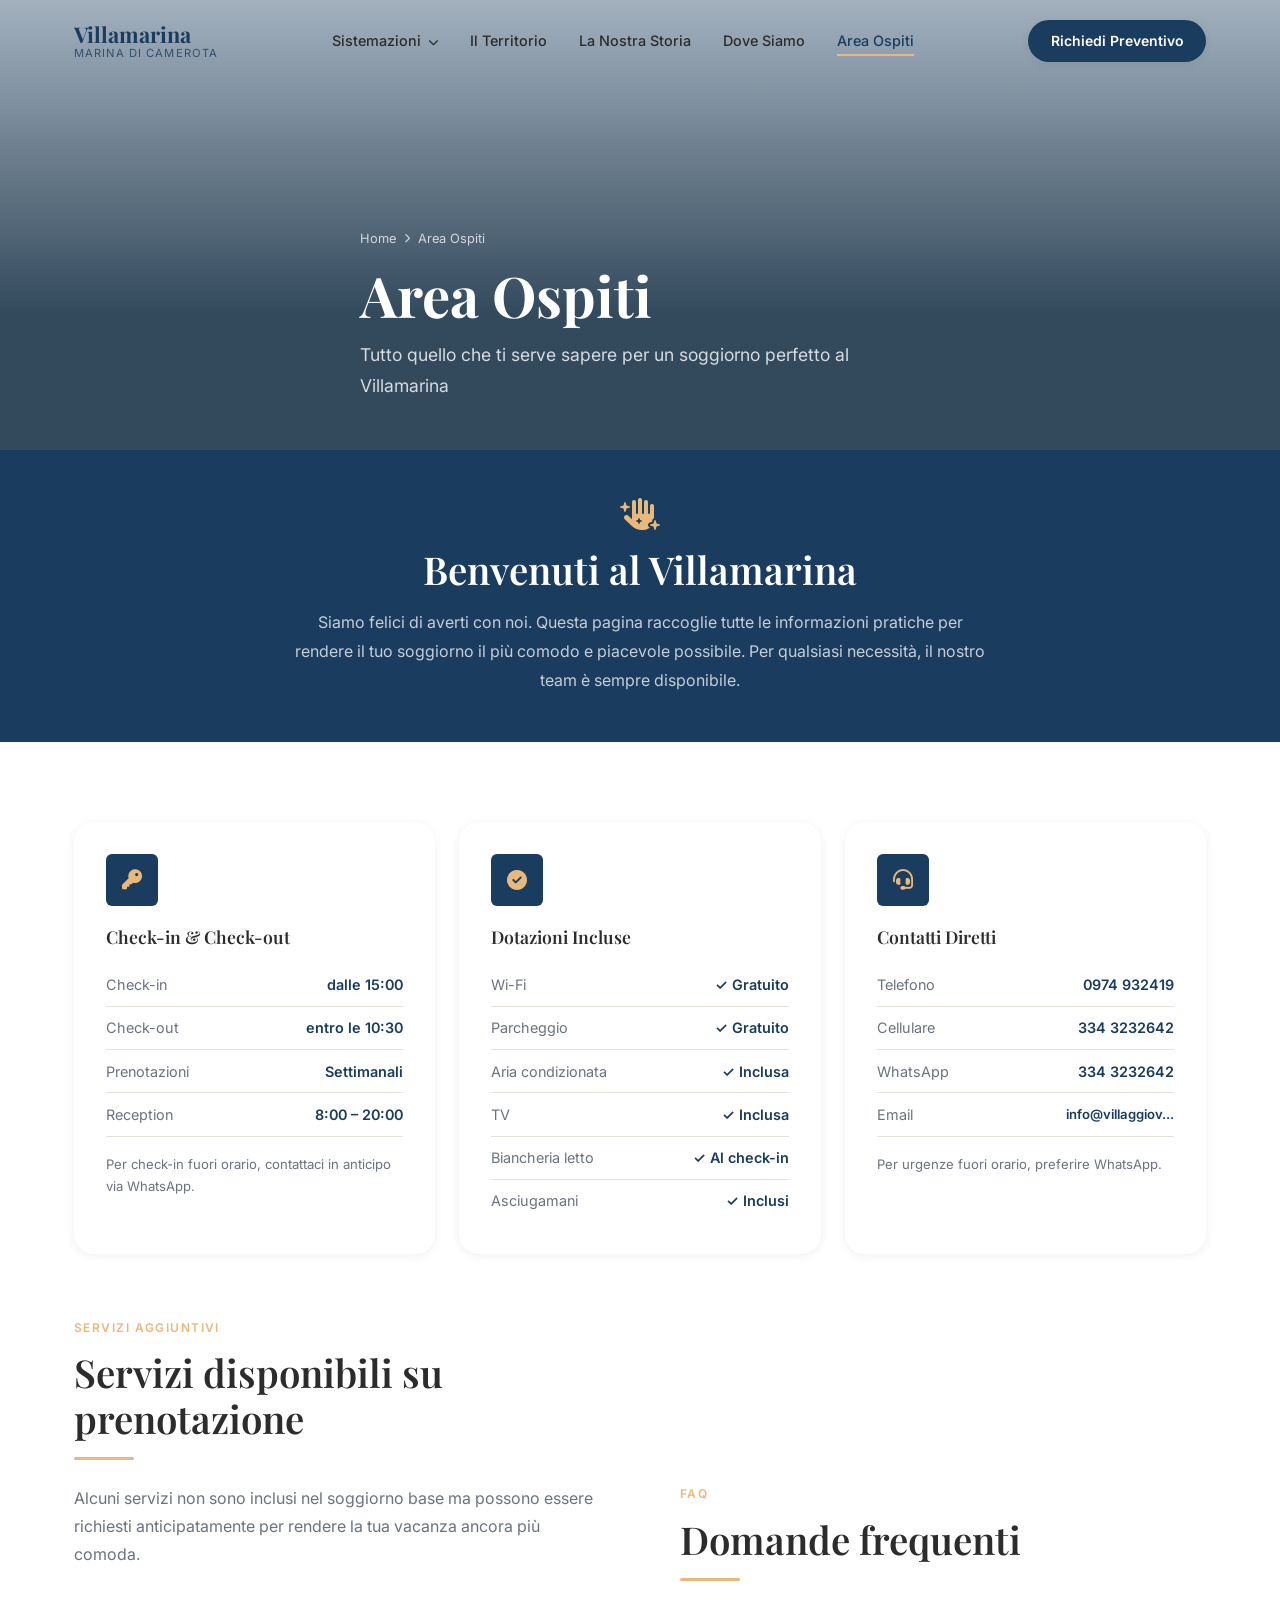
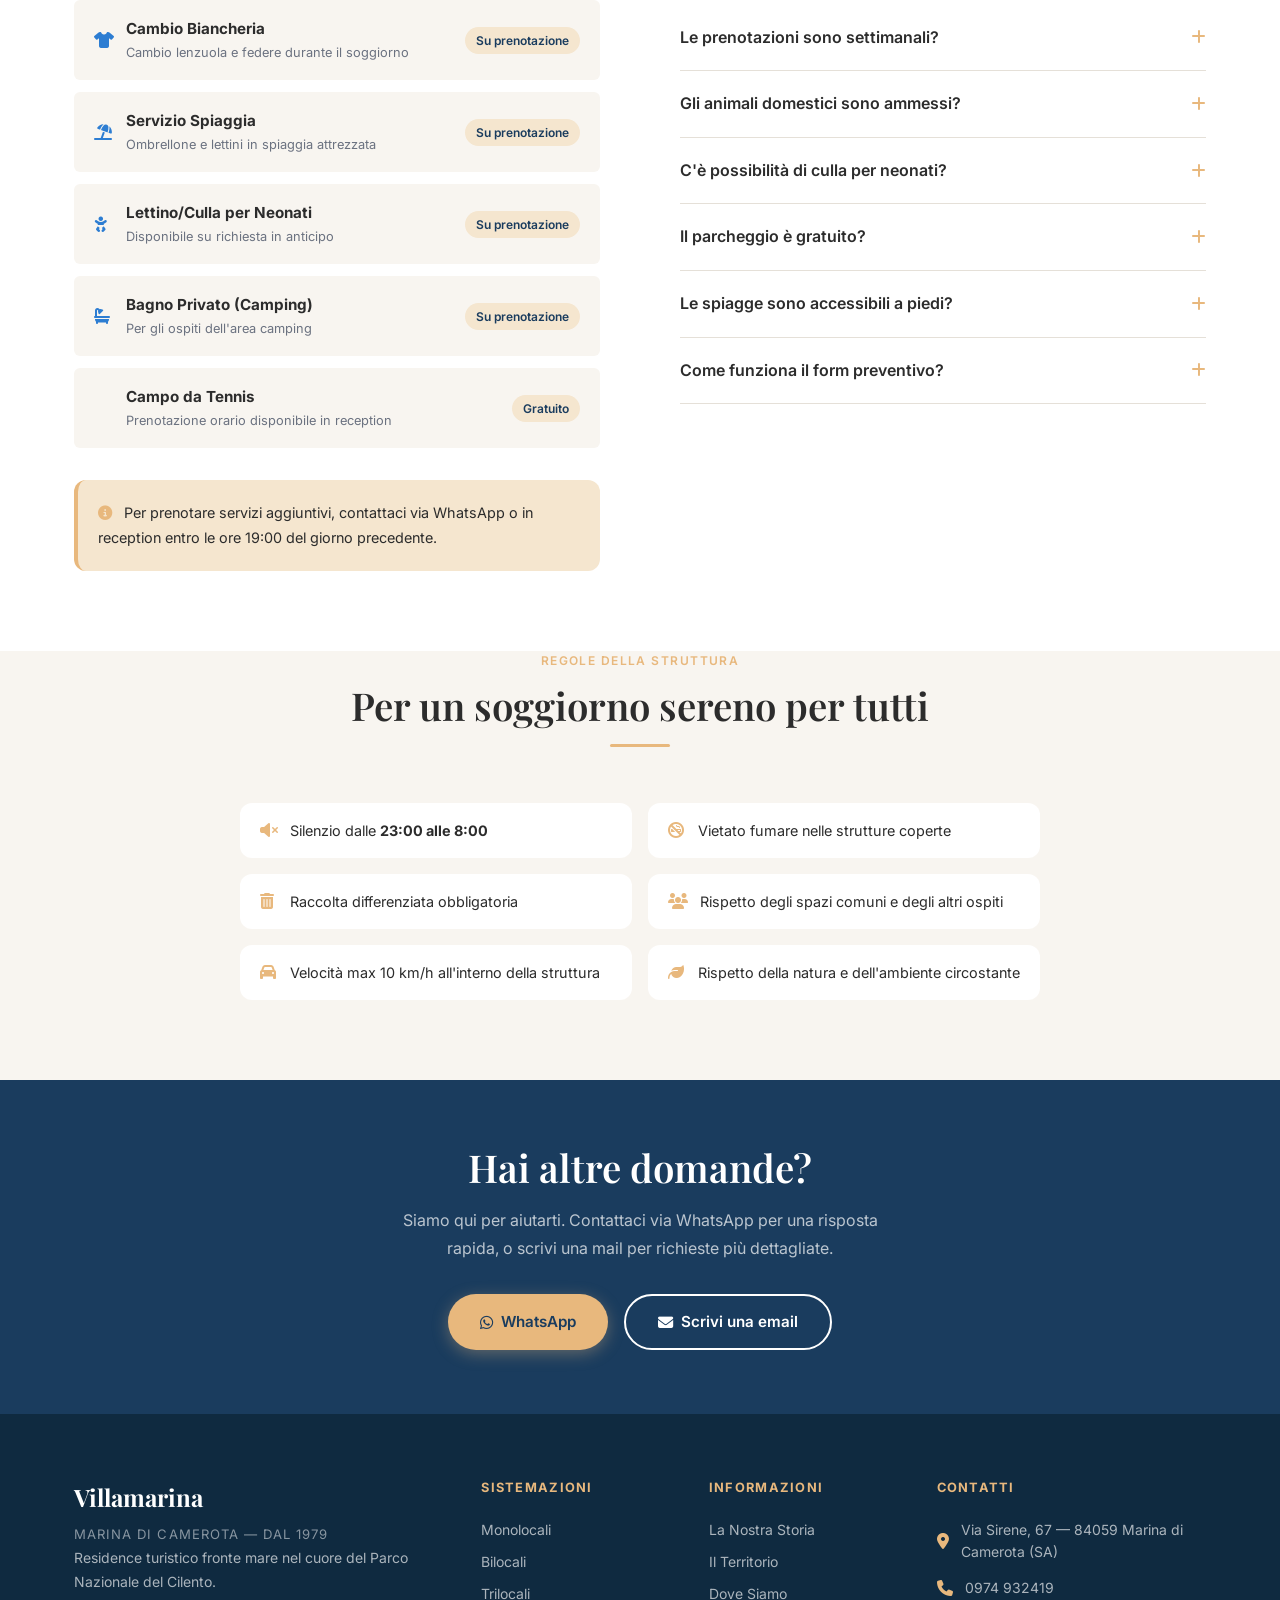
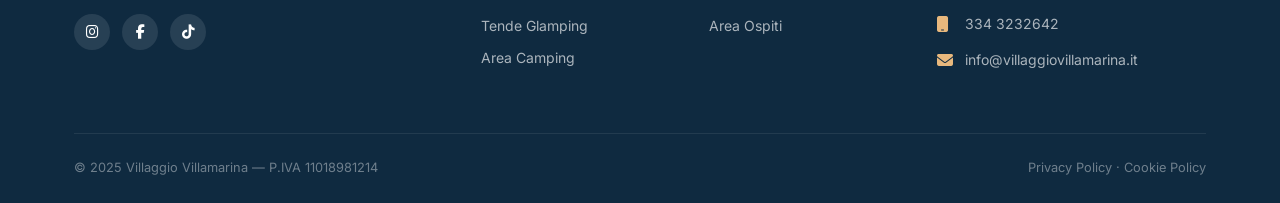
<file: villamarina/area-ospiti.html>
<!DOCTYPE html>
<html lang="it">
<head>
  <meta charset="UTF-8">
  <meta name="viewport" content="width=device-width, initial-scale=1.0">
  <title>Area Ospiti | Villaggio Villamarina – Informazioni Utili</title>
  <meta name="description" content="Informazioni utili per gli ospiti del Villaggio Villamarina: check-in, check-out, regole della struttura, servizi disponibili e consigli per il soggiorno.">
  <link rel="stylesheet" href="css/style.css">
  <link rel="stylesheet" href="https://cdnjs.cloudflare.com/ajax/libs/font-awesome/6.5.0/css/all.min.css">
  <style>
    .info-card {
      background: var(--white); border-radius: var(--radius-lg);
      padding: 2rem; box-shadow: var(--shadow-sm);
      transition: var(--transition);
    }
    .info-card:hover { box-shadow: var(--shadow-md); }
    .info-card-icon {
      width: 52px; height: 52px; border-radius: var(--radius-sm);
      background: var(--navy); display: flex; align-items: center; justify-content: center;
      font-size: 1.25rem; color: var(--sand); margin-bottom: 1.25rem;
    }
    .info-card h3 { margin-bottom: 1rem; font-size: 1.1rem; }
    .info-row { display: flex; justify-content: space-between; align-items: center; padding: .6rem 0; border-bottom: 1px solid var(--border); font-size: .9rem; }
    .info-row:last-child { border-bottom: none; }
    .info-row span:first-child { color: var(--text-muted); }
    .info-row span:last-child { font-weight: 600; color: var(--navy); }
    .faq-item { border-bottom: 1px solid var(--border); }
    .faq-question {
      display: flex; justify-content: space-between; align-items: center;
      padding: 1.25rem 0; cursor: pointer; font-weight: 600;
      transition: color .2s;
    }
    .faq-question:hover { color: var(--ocean); }
    .faq-question i { transition: transform .3s; color: var(--sand); }
    .faq-item.open .faq-question i { transform: rotate(45deg); }
    .faq-answer { display: none; padding-bottom: 1.25rem; color: var(--text-muted); font-size: .95rem; line-height: 1.7; }
    .faq-item.open .faq-answer { display: block; }
    .servizio-opt {
      display: flex; align-items: center; justify-content: space-between;
      padding: 1rem 1.25rem; background: var(--cream);
      border-radius: var(--radius-sm); margin-bottom: .75rem;
    }
    .servizio-opt-left { display: flex; align-items: center; gap: .75rem; }
    .servizio-opt-left i { color: var(--ocean); width: 20px; }
    .servizio-badge {
      font-size: .75rem; font-weight: 600; padding: .25rem .7rem;
      border-radius: 50px; background: var(--sand-light); color: var(--navy);
    }
  </style>
</head>
<body>

<header class="site-header scrolled">
  <div class="nav-inner">
    <a href="index.html" class="nav-logo" style="color:var(--navy)">Villamarina<span>Marina di Camerota</span></a>
    <nav class="nav-links">
      <div class="nav-dropdown">
        <a href="#" class="nav-link" style="color:var(--text)">Sistemazioni <i class="fa-solid fa-chevron-down" style="font-size:.65rem;margin-left:.2rem"></i></a>
        <div class="nav-dropdown-menu">
          <a href="monolocali.html">Monolocali</a><a href="bilocali.html">Bilocali</a><a href="trilocali.html">Trilocali</a><a href="glamping.html">Tende Glamping</a><a href="camping.html">Area Camping</a>
        </div>
      </div>
      <a href="il-territorio.html" class="nav-link" style="color:var(--text)">Il Territorio</a>
      <a href="la-nostra-storia.html" class="nav-link" style="color:var(--text)">La Nostra Storia</a>
      <a href="dove-siamo.html" class="nav-link" style="color:var(--text)">Dove Siamo</a>
      <a href="area-ospiti.html" class="nav-link active" style="color:var(--navy)">Area Ospiti</a>
    </nav>
    <a href="index.html#preventivo" class="btn btn-navy" style="padding:.6rem 1.4rem;font-size:.875rem">Richiedi Preventivo</a>
    <button class="hamburger" aria-label="Menu"><span style="background:var(--navy)"></span><span style="background:var(--navy)"></span><span style="background:var(--navy)"></span></button>
  </div>
</header>
<div class="mobile-nav">
  <span class="mobile-nav-close"><i class="fa-solid fa-xmark"></i></span>
  <a href="index.html">Home</a><a href="monolocali.html">Monolocali</a><a href="bilocali.html">Bilocali</a><a href="trilocali.html">Trilocali</a><a href="glamping.html">Tende Glamping</a><a href="camping.html">Area Camping</a><a href="il-territorio.html">Il Territorio</a><a href="la-nostra-storia.html">La Nostra Storia</a><a href="index.html#preventivo">Richiedi Preventivo</a>
</div>

<!-- PAGE HERO -->
<section class="page-hero" style="padding-top:80px;min-height:40vh">
  <div class="page-hero-bg" style="background-image:url('https://static.wixstatic.com/media/2cbced_92f0df7d350845de9df5081f4bf874c9~mv2.jpg')"></div>
  <div class="container page-hero-content">
    <div class="breadcrumb"><a href="index.html">Home</a><i class="fa-solid fa-chevron-right"></i><span>Area Ospiti</span></div>
    <h1>Area Ospiti</h1>
    <p class="page-subtitle">Tutto quello che ti serve sapere per un soggiorno perfetto al Villamarina</p>
  </div>
</section>

<!-- BENVENUTO -->
<section style="background:var(--navy);padding:3rem 0">
  <div class="container">
    <div style="max-width:700px;margin:0 auto;text-align:center">
      <i class="fa-solid fa-hand-sparkles" style="font-size:2rem;color:var(--sand);margin-bottom:1rem;display:block"></i>
      <h2 style="color:var(--white);margin-bottom:1rem">Benvenuti al Villamarina</h2>
      <p style="color:rgba(255,255,255,.75);line-height:1.8">Siamo felici di averti con noi. Questa pagina raccoglie tutte le informazioni pratiche per rendere il tuo soggiorno il più comodo e piacevole possibile. Per qualsiasi necessità, il nostro team è sempre disponibile.</p>
    </div>
  </div>
</section>

<!-- INFO PRINCIPALI -->
<section class="section">
  <div class="container">
    <div style="display:grid;grid-template-columns:repeat(3,1fr);gap:1.5rem;margin-bottom:4rem">

      <!-- Check-in/out -->
      <div class="info-card reveal reveal-delay-1">
        <div class="info-card-icon"><i class="fa-solid fa-key"></i></div>
        <h3>Check-in &amp; Check-out</h3>
        <div class="info-row"><span>Check-in</span><span>dalle 15:00</span></div>
        <div class="info-row"><span>Check-out</span><span>entro le 10:30</span></div>
        <div class="info-row"><span>Prenotazioni</span><span>Settimanali</span></div>
        <div class="info-row"><span>Reception</span><span>8:00 – 20:00</span></div>
        <p style="font-size:.82rem;color:var(--text-muted);margin-top:1rem">Per check-in fuori orario, contattaci in anticipo via WhatsApp.</p>
      </div>

      <!-- Dotazioni incluse -->
      <div class="info-card reveal reveal-delay-2">
        <div class="info-card-icon"><i class="fa-solid fa-circle-check"></i></div>
        <h3>Dotazioni Incluse</h3>
        <div class="info-row"><span>Wi-Fi</span><span>✓ Gratuito</span></div>
        <div class="info-row"><span>Parcheggio</span><span>✓ Gratuito</span></div>
        <div class="info-row"><span>Aria condizionata</span><span>✓ Inclusa</span></div>
        <div class="info-row"><span>TV</span><span>✓ Inclusa</span></div>
        <div class="info-row"><span>Biancheria letto</span><span>✓ Al check-in</span></div>
        <div class="info-row"><span>Asciugamani</span><span>✓ Inclusi</span></div>
      </div>

      <!-- Contatti urgenti -->
      <div class="info-card reveal reveal-delay-3">
        <div class="info-card-icon"><i class="fa-solid fa-headset"></i></div>
        <h3>Contatti Diretti</h3>
        <div class="info-row"><span>Telefono</span><span><a href="tel:+390974932419" style="color:var(--navy)">0974 932419</a></span></div>
        <div class="info-row"><span>Cellulare</span><span><a href="tel:+393343232642" style="color:var(--navy)">334 3232642</a></span></div>
        <div class="info-row"><span>WhatsApp</span><span><a href="https://wa.me/393343232642" style="color:var(--navy)">334 3232642</a></span></div>
        <div class="info-row"><span>Email</span><span style="font-size:.82rem"><a href="mailto:info@villaggiovillamarina.it" style="color:var(--navy)">info@villaggiov...</a></span></div>
        <p style="font-size:.82rem;color:var(--text-muted);margin-top:1rem">Per urgenze fuori orario, preferire WhatsApp.</p>
      </div>
    </div>

    <!-- Servizi opzionali -->
    <div class="about-grid">
      <div class="reveal">
        <span class="label section-label">Servizi Aggiuntivi</span>
        <h2>Servizi disponibili su prenotazione</h2>
        <div class="divider divider-left"></div>
        <p style="color:var(--text-muted);margin-bottom:2rem">Alcuni servizi non sono inclusi nel soggiorno base ma possono essere richiesti anticipatamente per rendere la tua vacanza ancora più comoda.</p>

        <div class="servizio-opt">
          <div class="servizio-opt-left"><i class="fa-solid fa-shirt"></i><div><strong style="font-size:.95rem">Cambio Biancheria</strong><p style="font-size:.8rem;color:var(--text-muted);margin:0">Cambio lenzuola e federe durante il soggiorno</p></div></div>
          <span class="servizio-badge">Su prenotazione</span>
        </div>
        <div class="servizio-opt">
          <div class="servizio-opt-left"><i class="fa-solid fa-umbrella-beach"></i><div><strong style="font-size:.95rem">Servizio Spiaggia</strong><p style="font-size:.8rem;color:var(--text-muted);margin:0">Ombrellone e lettini in spiaggia attrezzata</p></div></div>
          <span class="servizio-badge">Su prenotazione</span>
        </div>
        <div class="servizio-opt">
          <div class="servizio-opt-left"><i class="fa-solid fa-baby"></i><div><strong style="font-size:.95rem">Lettino/Culla per Neonati</strong><p style="font-size:.8rem;color:var(--text-muted);margin:0">Disponibile su richiesta in anticipo</p></div></div>
          <span class="servizio-badge">Su prenotazione</span>
        </div>
        <div class="servizio-opt">
          <div class="servizio-opt-left"><i class="fa-solid fa-bath"></i><div><strong style="font-size:.95rem">Bagno Privato (Camping)</strong><p style="font-size:.8rem;color:var(--text-muted);margin:0">Per gli ospiti dell'area camping</p></div></div>
          <span class="servizio-badge">Su prenotazione</span>
        </div>
        <div class="servizio-opt">
          <div class="servizio-opt-left"><i class="fa-solid fa-tennis-ball"></i><div><strong style="font-size:.95rem">Campo da Tennis</strong><p style="font-size:.8rem;color:var(--text-muted);margin:0">Prenotazione orario disponibile in reception</p></div></div>
          <span class="servizio-badge">Gratuito</span>
        </div>

        <div style="margin-top:2rem;padding:1.25rem;background:var(--sand-light);border-radius:var(--radius-md);border-left:4px solid var(--sand)">
          <p style="margin:0;font-size:.9rem"><i class="fa-solid fa-circle-info" style="color:var(--sand);margin-right:.5rem"></i> Per prenotare servizi aggiuntivi, contattaci via WhatsApp o in reception entro le ore 19:00 del giorno precedente.</p>
        </div>
      </div>

      <!-- FAQ -->
      <div class="reveal reveal-delay-2">
        <span class="label section-label">FAQ</span>
        <h2>Domande frequenti</h2>
        <div class="divider divider-left"></div>

        <div id="faq">
          <div class="faq-item">
            <div class="faq-question">Le prenotazioni sono settimanali? <i class="fa-solid fa-plus"></i></div>
            <div class="faq-answer">Sì, di norma le prenotazioni sono su base settimanale (sabato–sabato). Se hai esigenze diverse, contattaci direttamente: cercheremo insieme una soluzione compatibile con le disponibilità.</div>
          </div>
          <div class="faq-item">
            <div class="faq-question">Gli animali domestici sono ammessi? <i class="fa-solid fa-plus"></i></div>
            <div class="faq-answer">Contattaci direttamente per verificare la disponibilità per soggiorni con animali domestici. Valutiamo caso per caso con piacere.</div>
          </div>
          <div class="faq-item">
            <div class="faq-question">C'è possibilità di culla per neonati? <i class="fa-solid fa-plus"></i></div>
            <div class="faq-answer">Sì, il lettino/culla per neonati è disponibile su prenotazione anticipata. Segnalalo al momento della richiesta di preventivo.</div>
          </div>
          <div class="faq-item">
            <div class="faq-question">Il parcheggio è gratuito? <i class="fa-solid fa-plus"></i></div>
            <div class="faq-answer">Sì, il parcheggio privato all'interno della struttura è gratuito per tutti gli ospiti.</div>
          </div>
          <div class="faq-item">
            <div class="faq-question">Le spiagge sono accessibili a piedi? <i class="fa-solid fa-plus"></i></div>
            <div class="faq-answer">Assolutamente sì. La caletta naturale è a soli 50 metri e la spiaggia attrezzata a 250 metri, collegate da un sentiero costiero panoramico. Non è necessaria l'auto per raggiungere il mare.</div>
          </div>
          <div class="faq-item">
            <div class="faq-question">Come funziona il form preventivo? <i class="fa-solid fa-plus"></i></div>
            <div class="faq-answer">Compila il form con le tue date, il tipo di alloggio e il numero di ospiti. Ti risponderemo entro 24 ore con disponibilità e prezzi. Nessun impegno fino alla conferma finale.</div>
          </div>
        </div>
      </div>
    </div>
  </div>
</section>

<!-- REGOLE STRUTTURA -->
<section class="section" style="background:var(--cream);padding-top:0">
  <div class="container">
    <div class="section-header reveal">
      <span class="label section-label">Regole della Struttura</span>
      <h2>Per un soggiorno sereno per tutti</h2>
      <div class="divider"></div>
    </div>
    <div style="display:grid;grid-template-columns:repeat(2,1fr);gap:1rem;max-width:800px;margin:0 auto">
      <div style="display:flex;gap:.75rem;align-items:flex-start;background:var(--white);padding:1rem 1.25rem;border-radius:var(--radius-md)" class="reveal reveal-delay-1">
        <i class="fa-solid fa-volume-xmark" style="color:var(--sand);margin-top:.2rem;min-width:18px"></i>
        <span style="font-size:.9rem">Silenzio dalle <strong>23:00 alle 8:00</strong></span>
      </div>
      <div style="display:flex;gap:.75rem;align-items:flex-start;background:var(--white);padding:1rem 1.25rem;border-radius:var(--radius-md)" class="reveal reveal-delay-1">
        <i class="fa-solid fa-ban-smoking" style="color:var(--sand);margin-top:.2rem;min-width:18px"></i>
        <span style="font-size:.9rem">Vietato fumare nelle strutture coperte</span>
      </div>
      <div style="display:flex;gap:.75rem;align-items:flex-start;background:var(--white);padding:1rem 1.25rem;border-radius:var(--radius-md)" class="reveal reveal-delay-2">
        <i class="fa-solid fa-trash-can" style="color:var(--sand);margin-top:.2rem;min-width:18px"></i>
        <span style="font-size:.9rem">Raccolta differenziata obbligatoria</span>
      </div>
      <div style="display:flex;gap:.75rem;align-items:flex-start;background:var(--white);padding:1rem 1.25rem;border-radius:var(--radius-md)" class="reveal reveal-delay-2">
        <i class="fa-solid fa-users" style="color:var(--sand);margin-top:.2rem;min-width:18px"></i>
        <span style="font-size:.9rem">Rispetto degli spazi comuni e degli altri ospiti</span>
      </div>
      <div style="display:flex;gap:.75rem;align-items:flex-start;background:var(--white);padding:1rem 1.25rem;border-radius:var(--radius-md)" class="reveal reveal-delay-3">
        <i class="fa-solid fa-car" style="color:var(--sand);margin-top:.2rem;min-width:18px"></i>
        <span style="font-size:.9rem">Velocità max 10 km/h all'interno della struttura</span>
      </div>
      <div style="display:flex;gap:.75rem;align-items:flex-start;background:var(--white);padding:1rem 1.25rem;border-radius:var(--radius-md)" class="reveal reveal-delay-3">
        <i class="fa-solid fa-leaf" style="color:var(--sand);margin-top:.2rem;min-width:18px"></i>
        <span style="font-size:.9rem">Rispetto della natura e dell'ambiente circostante</span>
      </div>
    </div>
  </div>
</section>

<!-- CTA CONTATTO -->
<section style="background:var(--navy);padding:4rem 0;text-align:center">
  <div class="container">
    <h2 style="color:var(--white);margin-bottom:1rem">Hai altre domande?</h2>
    <p style="color:rgba(255,255,255,.7);max-width:480px;margin:0 auto 2rem">Siamo qui per aiutarti. Contattaci via WhatsApp per una risposta rapida, o scrivi una mail per richieste più dettagliate.</p>
    <div style="display:flex;gap:1rem;justify-content:center;flex-wrap:wrap">
      <a href="https://wa.me/393343232642" target="_blank" class="btn btn-primary"><i class="fa-brands fa-whatsapp"></i> WhatsApp</a>
      <a href="mailto:info@villaggiovillamarina.it" class="btn btn-outline"><i class="fa-solid fa-envelope"></i> Scrivi una email</a>
    </div>
  </div>
</section>

<footer class="site-footer">
  <div class="container">
    <div class="footer-grid">
      <div class="footer-brand"><span class="footer-logo">Villamarina</span><span class="footer-tagline">Marina di Camerota — Dal 1979</span><p>Residence turistico fronte mare nel cuore del Parco Nazionale del Cilento.</p><div class="footer-socials"><a href="#" class="footer-social"><i class="fa-brands fa-instagram"></i></a><a href="#" class="footer-social"><i class="fa-brands fa-facebook-f"></i></a><a href="#" class="footer-social"><i class="fa-brands fa-tiktok"></i></a></div></div>
      <div class="footer-col"><h4>Sistemazioni</h4><div class="footer-links"><a href="monolocali.html">Monolocali</a><a href="bilocali.html">Bilocali</a><a href="trilocali.html">Trilocali</a><a href="glamping.html">Tende Glamping</a><a href="camping.html">Area Camping</a></div></div>
      <div class="footer-col"><h4>Informazioni</h4><div class="footer-links"><a href="la-nostra-storia.html">La Nostra Storia</a><a href="il-territorio.html">Il Territorio</a><a href="dove-siamo.html">Dove Siamo</a><a href="area-ospiti.html">Area Ospiti</a></div></div>
      <div class="footer-col"><h4>Contatti</h4><div class="footer-contact-item"><i class="fa-solid fa-location-dot"></i><span>Via Sirene, 67 — 84059 Marina di Camerota (SA)</span></div><div class="footer-contact-item"><i class="fa-solid fa-phone"></i><a href="tel:+390974932419">0974 932419</a></div><div class="footer-contact-item"><i class="fa-solid fa-mobile"></i><a href="tel:+393343232642">334 3232642</a></div><div class="footer-contact-item"><i class="fa-solid fa-envelope"></i><a href="mailto:info@villaggiovillamarina.it">info@villaggiovillamarina.it</a></div></div>
    </div>
    <div class="footer-bottom"><span>© 2025 Villaggio Villamarina — P.IVA 11018981214</span><span><a href="#">Privacy Policy</a> · <a href="#">Cookie Policy</a></span></div>
  </div>
</footer>
<script src="js/main.js"></script>
<script>
  // FAQ accordion
  document.querySelectorAll('.faq-question').forEach(q => {
    q.addEventListener('click', () => {
      const item = q.parentElement;
      const isOpen = item.classList.contains('open');
      document.querySelectorAll('.faq-item').forEach(i => i.classList.remove('open'));
      if (!isOpen) item.classList.add('open');
    });
  });
</script>
</body>
</html>
</file>
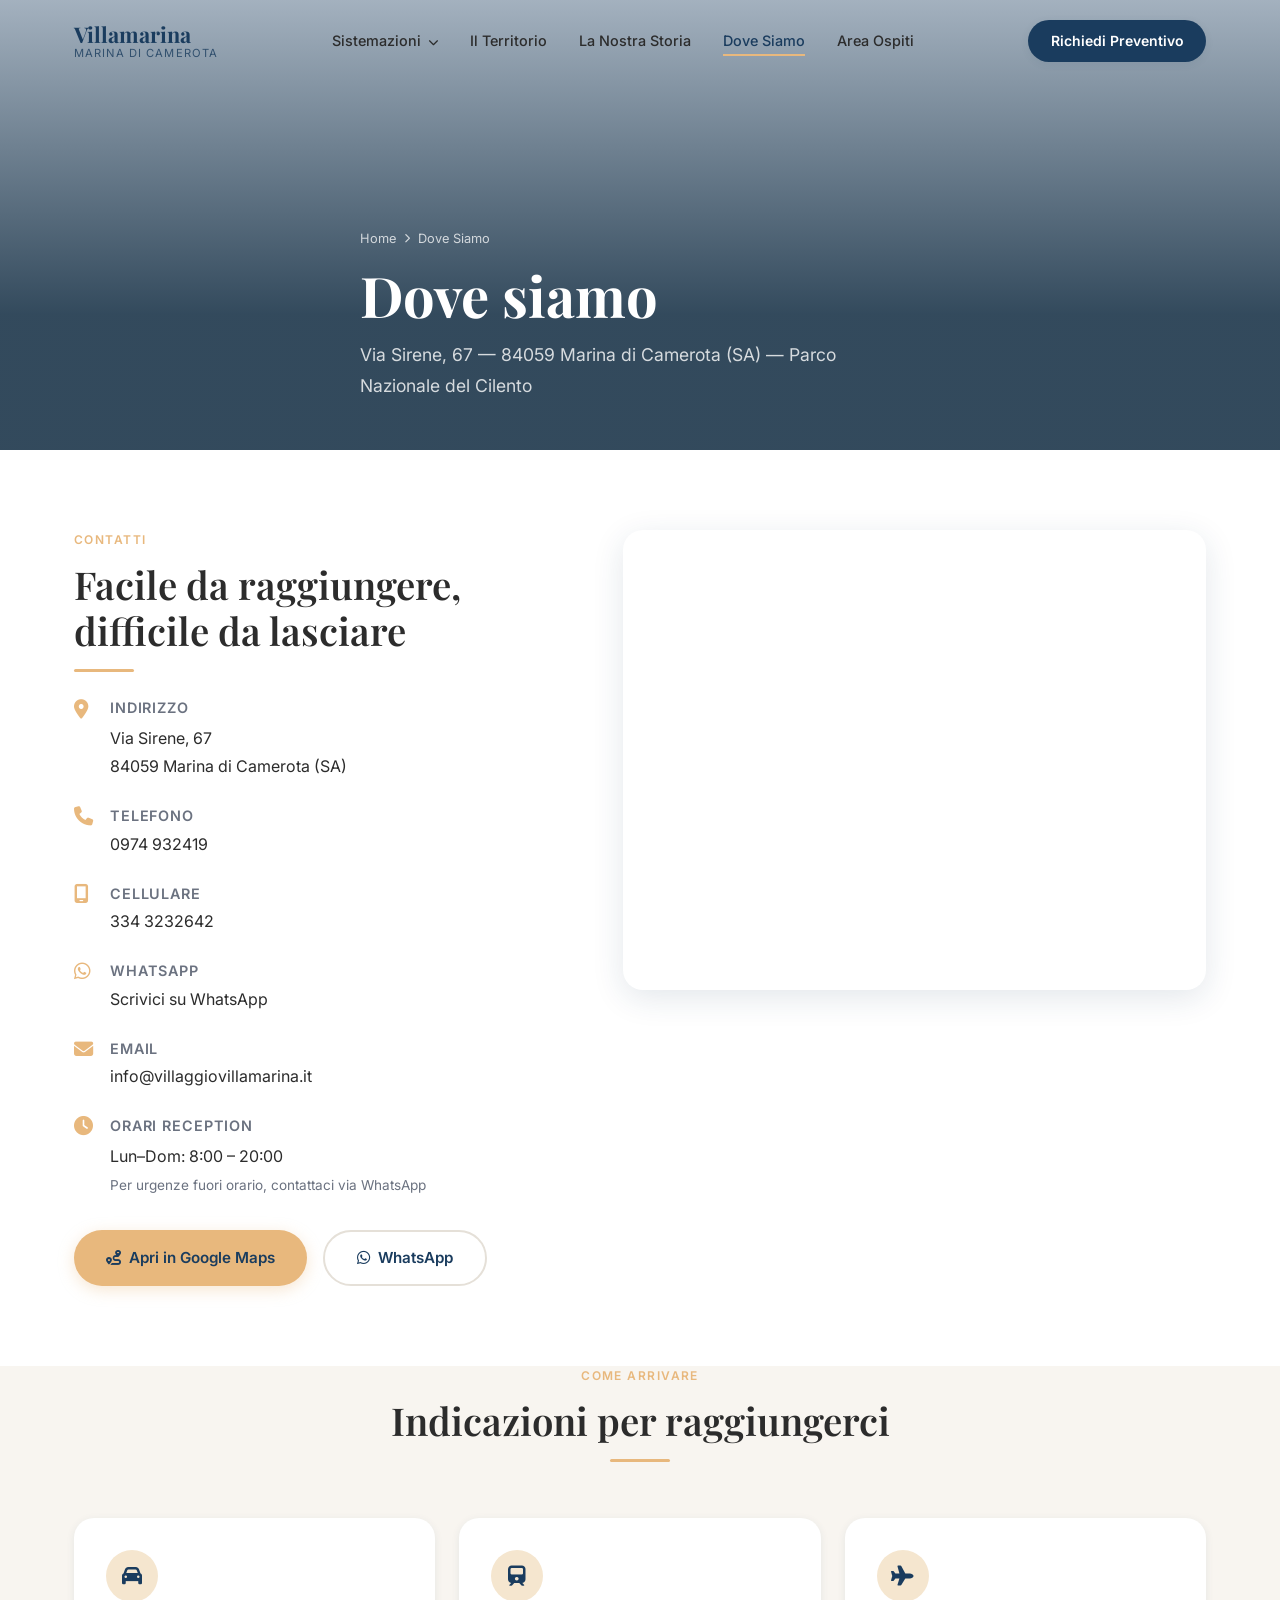
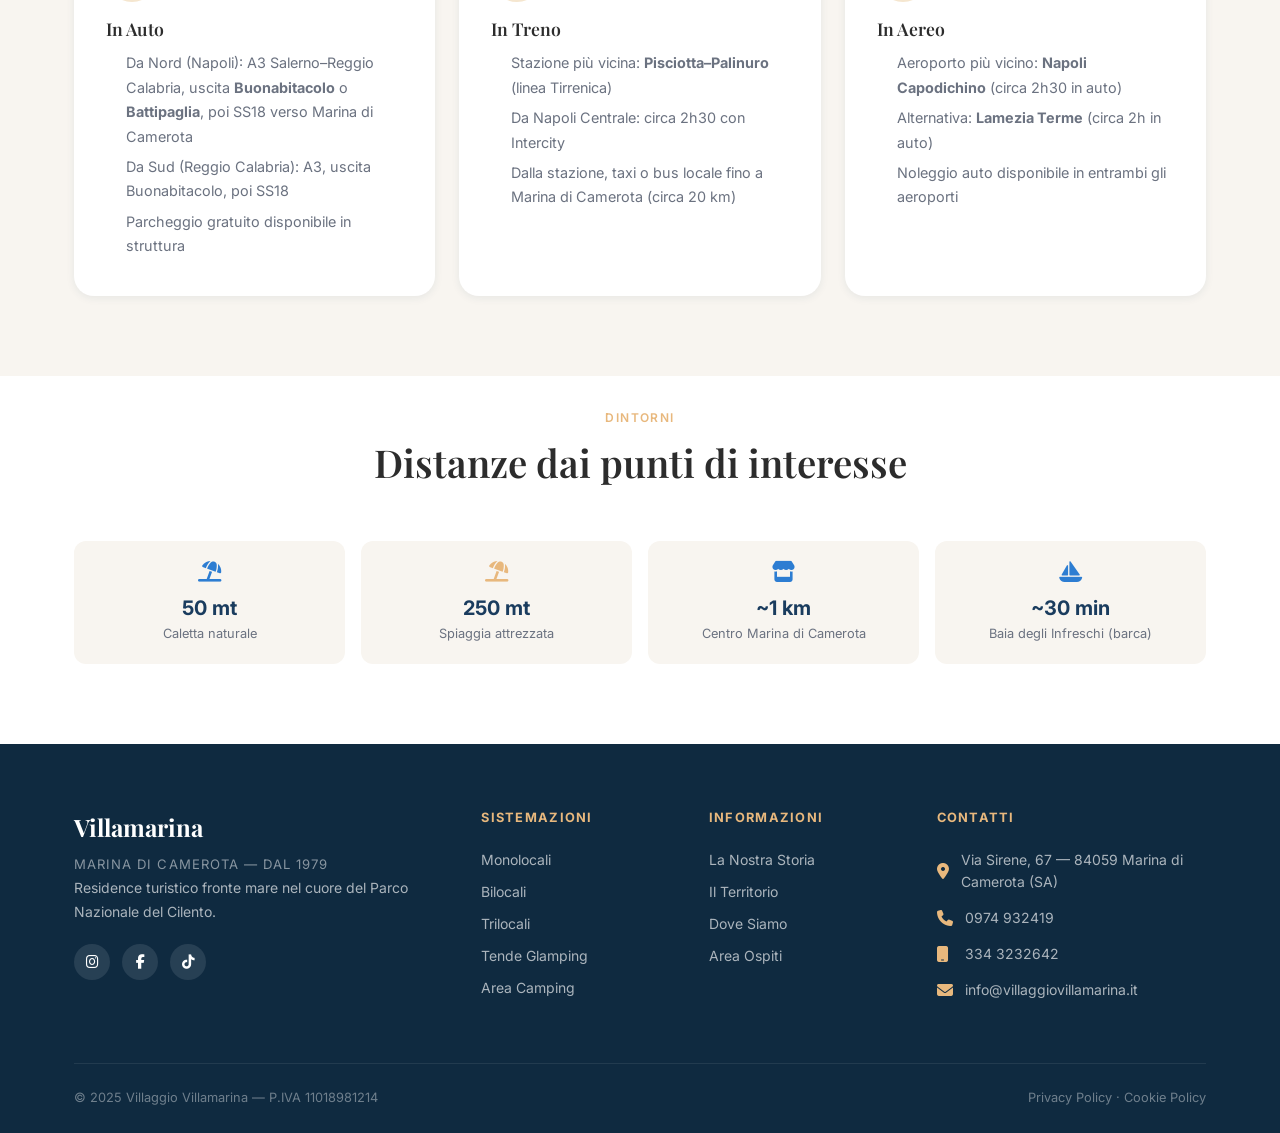
<file: villamarina/dove-siamo.html>
<!DOCTYPE html>
<html lang="it">
<head>
  <meta charset="UTF-8">
  <meta name="viewport" content="width=device-width, initial-scale=1.0">
  <title>Dove Siamo | Villaggio Villamarina – Via Sirene 67, Marina di Camerota</title>
  <meta name="description" content="Come raggiungere il Villaggio Villamarina: Via Sirene 67, Marina di Camerota (SA). Indicazioni in auto, treno e bus. Tel: 0974 932419.">
  <link rel="stylesheet" href="css/style.css">
  <link rel="stylesheet" href="https://cdnjs.cloudflare.com/ajax/libs/font-awesome/6.5.0/css/all.min.css">
  <style>
    .come-arrivare-card {
      background: var(--white); border-radius: var(--radius-lg);
      padding: 2rem; box-shadow: var(--shadow-sm);
      border-top: 3px solid var(czy-sand, var(--sand));
      transition: var(--transition);
    }
    .come-arrivare-card:hover { box-shadow: var(--shadow-md); transform: translateY(-4px); }
    .ca-icon {
      width: 52px; height: 52px; border-radius: 50%;
      background: var(--sand-light); display: flex; align-items: center; justify-content: center;
      font-size: 1.25rem; color: var(--navy); margin-bottom: 1rem;
    }
    .come-arrivare-card h3 { margin-bottom: .75rem; font-size: 1.1rem; }
    .come-arrivare-card p, .come-arrivare-card li { font-size: .9rem; color: var(--text-muted); line-height: 1.7; }
    .come-arrivare-card ul { padding-left: 1.25rem; }
    .come-arrivare-card ul li { margin-bottom: .35rem; }
  </style>
</head>
<body>

<header class="site-header scrolled">
  <div class="nav-inner">
    <a href="index.html" class="nav-logo" style="color:var(--navy)">Villamarina<span>Marina di Camerota</span></a>
    <nav class="nav-links">
      <div class="nav-dropdown">
        <a href="#" class="nav-link" style="color:var(--text)">Sistemazioni <i class="fa-solid fa-chevron-down" style="font-size:.65rem;margin-left:.2rem"></i></a>
        <div class="nav-dropdown-menu">
          <a href="monolocali.html">Monolocali</a><a href="bilocali.html">Bilocali</a><a href="trilocali.html">Trilocali</a><a href="glamping.html">Tende Glamping</a><a href="camping.html">Area Camping</a>
        </div>
      </div>
      <a href="il-territorio.html" class="nav-link" style="color:var(--text)">Il Territorio</a>
      <a href="la-nostra-storia.html" class="nav-link" style="color:var(--text)">La Nostra Storia</a>
      <a href="dove-siamo.html" class="nav-link active" style="color:var(--navy)">Dove Siamo</a>
      <a href="area-ospiti.html" class="nav-link" style="color:var(--text)">Area Ospiti</a>
    </nav>
    <a href="index.html#preventivo" class="btn btn-navy" style="padding:.6rem 1.4rem;font-size:.875rem">Richiedi Preventivo</a>
    <button class="hamburger" aria-label="Menu"><span style="background:var(--navy)"></span><span style="background:var(--navy)"></span><span style="background:var(--navy)"></span></button>
  </div>
</header>
<div class="mobile-nav">
  <span class="mobile-nav-close"><i class="fa-solid fa-xmark"></i></span>
  <a href="index.html">Home</a><a href="monolocali.html">Monolocali</a><a href="bilocali.html">Bilocali</a><a href="trilocali.html">Trilocali</a><a href="glamping.html">Tende Glamping</a><a href="camping.html">Area Camping</a><a href="il-territorio.html">Il Territorio</a><a href="la-nostra-storia.html">La Nostra Storia</a><a href="index.html#preventivo">Richiedi Preventivo</a>
</div>

<!-- PAGE HERO -->
<section class="page-hero" style="padding-top:80px;min-height:45vh">
  <div class="page-hero-bg" style="background-image:url('https://static.wixstatic.com/media/2cbced_92f0df7d350845de9df5081f4bf874c9~mv2.jpg')"></div>
  <div class="container page-hero-content">
    <div class="breadcrumb"><a href="index.html">Home</a><i class="fa-solid fa-chevron-right"></i><span>Dove Siamo</span></div>
    <h1>Dove siamo</h1>
    <p class="page-subtitle">Via Sirene, 67 — 84059 Marina di Camerota (SA) — Parco Nazionale del Cilento</p>
  </div>
</section>

<!-- MAPPA + CONTATTI -->
<section class="section">
  <div class="container">
    <div class="location-grid">
      <div class="reveal">
        <span class="label section-label">Contatti</span>
        <h2>Facile da raggiungere, difficile da lasciare</h2>
        <div class="divider divider-left"></div>

        <div class="location-detail">
          <i class="fa-solid fa-location-dot"></i>
          <div>
            <h4>Indirizzo</h4>
            <p>Via Sirene, 67<br>84059 Marina di Camerota (SA)</p>
          </div>
        </div>
        <div class="location-detail">
          <i class="fa-solid fa-phone"></i>
          <div>
            <h4>Telefono</h4>
            <a href="tel:+390974932419">0974 932419</a>
          </div>
        </div>
        <div class="location-detail">
          <i class="fa-solid fa-mobile-screen"></i>
          <div>
            <h4>Cellulare</h4>
            <a href="tel:+393343232642">334 3232642</a>
          </div>
        </div>
        <div class="location-detail">
          <i class="fa-brands fa-whatsapp"></i>
          <div>
            <h4>WhatsApp</h4>
            <a href="https://wa.me/393343232642" target="_blank">Scrivici su WhatsApp</a>
          </div>
        </div>
        <div class="location-detail">
          <i class="fa-solid fa-envelope"></i>
          <div>
            <h4>Email</h4>
            <a href="mailto:info@villaggiovillamarina.it">info@villaggiovillamarina.it</a>
          </div>
        </div>
        <div class="location-detail">
          <i class="fa-solid fa-clock"></i>
          <div>
            <h4>Orari Reception</h4>
            <p>Lun–Dom: 8:00 – 20:00<br><span style="font-size:.85rem;color:var(--text-muted)">Per urgenze fuori orario, contattaci via WhatsApp</span></p>
          </div>
        </div>

        <div style="margin-top:2rem;display:flex;gap:1rem;flex-wrap:wrap">
          <a href="https://maps.google.com/?q=Via+Sirene+67+Marina+di+Camerota" target="_blank" class="btn btn-primary"><i class="fa-solid fa-route"></i> Apri in Google Maps</a>
          <a href="https://wa.me/393343232642" target="_blank" class="btn btn-ghost"><i class="fa-brands fa-whatsapp"></i> WhatsApp</a>
        </div>
      </div>

      <div class="reveal reveal-delay-2">
        <iframe
          src="https://maps.google.com/maps?q=Via+Sirene+67+Marina+di+Camerota+SA&output=embed"
          allowfullscreen loading="lazy" referrerpolicy="no-referrer-when-downgrade"
          style="width:100%;height:460px;border-radius:var(--radius-lg);border:none;box-shadow:var(--shadow-md)">
        </iframe>
      </div>
    </div>
  </div>
</section>

<!-- COME ARRIVARE -->
<section class="section" style="background:var(--cream);padding-top:0">
  <div class="container">
    <div class="section-header reveal">
      <span class="label section-label">Come Arrivare</span>
      <h2>Indicazioni per raggiungerci</h2>
      <div class="divider"></div>
    </div>
    <div style="display:grid;grid-template-columns:repeat(3,1fr);gap:1.5rem">
      <div class="come-arrivare-card reveal reveal-delay-1">
        <div class="ca-icon"><i class="fa-solid fa-car"></i></div>
        <h3>In Auto</h3>
        <ul>
          <li>Da Nord (Napoli): A3 Salerno–Reggio Calabria, uscita <strong>Buonabitacolo</strong> o <strong>Battipaglia</strong>, poi SS18 verso Marina di Camerota</li>
          <li>Da Sud (Reggio Calabria): A3, uscita Buonabitacolo, poi SS18</li>
          <li>Parcheggio gratuito disponibile in struttura</li>
        </ul>
      </div>
      <div class="come-arrivare-card reveal reveal-delay-2">
        <div class="ca-icon"><i class="fa-solid fa-train"></i></div>
        <h3>In Treno</h3>
        <ul>
          <li>Stazione più vicina: <strong>Pisciotta–Palinuro</strong> (linea Tirrenica)</li>
          <li>Da Napoli Centrale: circa 2h30 con Intercity</li>
          <li>Dalla stazione, taxi o bus locale fino a Marina di Camerota (circa 20 km)</li>
        </ul>
      </div>
      <div class="come-arrivare-card reveal reveal-delay-3">
        <div class="ca-icon"><i class="fa-solid fa-plane"></i></div>
        <h3>In Aereo</h3>
        <ul>
          <li>Aeroporto più vicino: <strong>Napoli Capodichino</strong> (circa 2h30 in auto)</li>
          <li>Alternativa: <strong>Lamezia Terme</strong> (circa 2h in auto)</li>
          <li>Noleggio auto disponibile in entrambi gli aeroporti</li>
        </ul>
      </div>
    </div>
  </div>
</section>

<!-- DISTANZE UTILI -->
<section class="section" style="padding-top:2rem">
  <div class="container">
    <div class="section-header reveal">
      <span class="label section-label">Dintorni</span>
      <h2>Distanze dai punti di interesse</h2>
    </div>
    <div style="display:grid;grid-template-columns:repeat(4,1fr);gap:1rem">
      <div style="background:var(--cream);border-radius:var(--radius-md);padding:1.25rem;text-align:center" class="reveal reveal-delay-1">
        <i class="fa-solid fa-umbrella-beach" style="color:var(--ocean);font-size:1.3rem;margin-bottom:.6rem;display:block"></i>
        <div style="font-size:1.25rem;font-weight:700;color:var(--navy)">50 mt</div>
        <div style="font-size:.8rem;color:var(--text-muted)">Caletta naturale</div>
      </div>
      <div style="background:var(--cream);border-radius:var(--radius-md);padding:1.25rem;text-align:center" class="reveal reveal-delay-2">
        <i class="fa-solid fa-umbrella-beach" style="color:var(--sand);font-size:1.3rem;margin-bottom:.6rem;display:block"></i>
        <div style="font-size:1.25rem;font-weight:700;color:var(--navy)">250 mt</div>
        <div style="font-size:.8rem;color:var(--text-muted)">Spiaggia attrezzata</div>
      </div>
      <div style="background:var(--cream);border-radius:var(--radius-md);padding:1.25rem;text-align:center" class="reveal reveal-delay-3">
        <i class="fa-solid fa-store" style="color:var(--ocean);font-size:1.3rem;margin-bottom:.6rem;display:block"></i>
        <div style="font-size:1.25rem;font-weight:700;color:var(--navy)">~1 km</div>
        <div style="font-size:.8rem;color:var(--text-muted)">Centro Marina di Camerota</div>
      </div>
      <div style="background:var(--cream);border-radius:var(--radius-md);padding:1.25rem;text-align:center" class="reveal reveal-delay-4">
        <i class="fa-solid fa-sailboat" style="color:var(--ocean);font-size:1.3rem;margin-bottom:.6rem;display:block"></i>
        <div style="font-size:1.25rem;font-weight:700;color:var(--navy)">~30 min</div>
        <div style="font-size:.8rem;color:var(--text-muted)">Baia degli Infreschi (barca)</div>
      </div>
    </div>
  </div>
</section>

<footer class="site-footer">
  <div class="container">
    <div class="footer-grid">
      <div class="footer-brand"><span class="footer-logo">Villamarina</span><span class="footer-tagline">Marina di Camerota — Dal 1979</span><p>Residence turistico fronte mare nel cuore del Parco Nazionale del Cilento.</p><div class="footer-socials"><a href="#" class="footer-social"><i class="fa-brands fa-instagram"></i></a><a href="#" class="footer-social"><i class="fa-brands fa-facebook-f"></i></a><a href="#" class="footer-social"><i class="fa-brands fa-tiktok"></i></a></div></div>
      <div class="footer-col"><h4>Sistemazioni</h4><div class="footer-links"><a href="monolocali.html">Monolocali</a><a href="bilocali.html">Bilocali</a><a href="trilocali.html">Trilocali</a><a href="glamping.html">Tende Glamping</a><a href="camping.html">Area Camping</a></div></div>
      <div class="footer-col"><h4>Informazioni</h4><div class="footer-links"><a href="la-nostra-storia.html">La Nostra Storia</a><a href="il-territorio.html">Il Territorio</a><a href="dove-siamo.html">Dove Siamo</a><a href="area-ospiti.html">Area Ospiti</a></div></div>
      <div class="footer-col"><h4>Contatti</h4><div class="footer-contact-item"><i class="fa-solid fa-location-dot"></i><span>Via Sirene, 67 — 84059 Marina di Camerota (SA)</span></div><div class="footer-contact-item"><i class="fa-solid fa-phone"></i><a href="tel:+390974932419">0974 932419</a></div><div class="footer-contact-item"><i class="fa-solid fa-mobile"></i><a href="tel:+393343232642">334 3232642</a></div><div class="footer-contact-item"><i class="fa-solid fa-envelope"></i><a href="mailto:info@villaggiovillamarina.it">info@villaggiovillamarina.it</a></div></div>
    </div>
    <div class="footer-bottom"><span>© 2025 Villaggio Villamarina — P.IVA 11018981214</span><span><a href="#">Privacy Policy</a> · <a href="#">Cookie Policy</a></span></div>
  </div>
</footer>
<script src="js/main.js"></script>
</body>
</html>
</file>
<file: villamarina/css/style.css>
/* =============================================
   VILLAGGIO VILLAMARINA — Design System
   ============================================= */

/* --- Google Fonts --- */
@import url('https://fonts.googleapis.com/css2?family=Playfair+Display:ital,wght@0,400;0,600;0,700;1,400;1,600&family=Inter:wght@300;400;500;600&display=swap');

/* --- CSS Variables --- */
:root {
  --navy:        #1A3C5E;
  --ocean:       #2D7DD2;
  --ocean-light: #4A9FE8;
  --sand:        #E8B87D;
  --sand-light:  #F5E6CF;
  --cream:       #F8F5F0;
  --white:       #FFFFFF;
  --text:        #2C2C2C;
  --text-muted:  #6B7280;
  --border:      #E5E0D8;

  --font-serif: 'Playfair Display', Georgia, serif;
  --font-sans:  'Inter', system-ui, sans-serif;

  --radius-sm:  6px;
  --radius-md:  12px;
  --radius-lg:  20px;

  --shadow-sm:  0 2px 8px rgba(26,60,94,.08);
  --shadow-md:  0 8px 32px rgba(26,60,94,.12);
  --shadow-lg:  0 20px 60px rgba(26,60,94,.18);

  --transition: all .3s cubic-bezier(.4,0,.2,1);
}

/* --- Reset --- */
*, *::before, *::after { box-sizing: border-box; margin: 0; padding: 0; }
html { scroll-behavior: smooth; font-size: 16px; }
body { font-family: var(--font-sans); color: var(--text); background: var(--white); line-height: 1.6; overflow-x: hidden; }
img { max-width: 100%; height: auto; display: block; }
a { text-decoration: none; color: inherit; }
ul { list-style: none; }
button { cursor: pointer; border: none; background: none; font-family: inherit; }

/* --- Typography --- */
.serif { font-family: var(--font-serif); }
h1,h2,h3 { font-family: var(--font-serif); line-height: 1.2; }
h1 { font-size: clamp(2rem, 5vw, 3.5rem); font-weight: 700; }
h2 { font-size: clamp(1.6rem, 3.5vw, 2.4rem); font-weight: 600; }
h3 { font-size: clamp(1.2rem, 2.5vw, 1.5rem); font-weight: 600; }
p  { line-height: 1.75; }

.label {
  font-size: .75rem; font-weight: 600; letter-spacing: .12em;
  text-transform: uppercase; color: var(--sand);
}
.section-label { display: block; margin-bottom: .75rem; }

/* --- Layout --- */
.container { max-width: 1180px; margin: 0 auto; padding: 0 1.5rem; }
.section    { padding: 5rem 0; }
.section-sm { padding: 3rem 0; }

/* --- Buttons --- */
.btn {
  display: inline-flex; align-items: center; gap: .5rem;
  padding: .875rem 2rem; border-radius: 50px;
  font-weight: 600; font-size: .95rem;
  transition: var(--transition); white-space: nowrap;
}
.btn-primary {
  background: var(--sand); color: var(--navy);
  box-shadow: 0 4px 16px rgba(232,184,125,.35);
}
.btn-primary:hover { background: #d4a465; transform: translateY(-2px); box-shadow: 0 8px 24px rgba(232,184,125,.45); }
.btn-outline {
  border: 2px solid var(--white); color: var(--white);
}
.btn-outline:hover { background: var(--white); color: var(--navy); }
.btn-navy {
  background: var(--navy); color: var(--white);
  box-shadow: var(--shadow-sm);
}
.btn-navy:hover { background: #243f5f; transform: translateY(-2px); box-shadow: var(--shadow-md); }
.btn-ghost {
  color: var(--navy); border: 2px solid var(--border);
}
.btn-ghost:hover { border-color: var(--navy); background: var(--cream); }

/* =============================================
   HEADER / NAV
   ============================================= */
.site-header {
  position: fixed; top: 0; left: 0; right: 0; z-index: 1000;
  transition: var(--transition);
}
.site-header.transparent { background: transparent; }
.site-header.scrolled {
  background: rgba(255,255,255,.97);
  backdrop-filter: blur(12px);
  box-shadow: 0 2px 20px rgba(26,60,94,.1);
}
.site-header.scrolled .nav-logo { color: var(--navy); }
.site-header.scrolled .nav-link { color: var(--text); }
.site-header.scrolled .nav-link:hover { color: var(--ocean); }
.site-header.scrolled .btn-nav { background: var(--sand); color: var(--navy); }

.nav-inner {
  display: flex; align-items: center; justify-content: space-between;
  padding: 1.25rem 1.5rem; max-width: 1180px; margin: 0 auto;
}
.nav-logo {
  font-family: var(--font-serif); font-size: 1.35rem; font-weight: 700;
  color: var(--white); transition: var(--transition);
  display: flex; flex-direction: column; line-height: 1.1;
}
.nav-logo span { font-size: .7rem; font-family: var(--font-sans); font-weight: 400; letter-spacing: .1em; text-transform: uppercase; opacity: .8; }
.nav-links { display: flex; align-items: center; gap: 2rem; }
.nav-link {
  font-size: .9rem; font-weight: 500; color: rgba(255,255,255,.9);
  transition: var(--transition); position: relative;
}
.nav-link::after {
  content: ''; position: absolute; bottom: -4px; left: 0; right: 0;
  height: 2px; background: var(--sand); transform: scaleX(0);
  transition: var(--transition);
}
.nav-link:hover::after, .nav-link.active::after { transform: scaleX(1); }
.nav-link:hover { color: var(--white); }

/* Dropdown */
.nav-dropdown { position: relative; }
.nav-dropdown-menu {
  position: absolute; top: 100%; left: 50%; transform: translateX(-50%);
  background: var(--white); border-radius: var(--radius-md);
  box-shadow: var(--shadow-lg); min-width: 200px; padding: .5rem 0;
  opacity: 0; visibility: hidden; transform: translateX(-50%) translateY(8px);
  transition: var(--transition); margin-top: .75rem;
}
.nav-dropdown:hover .nav-dropdown-menu {
  opacity: 1; visibility: visible; transform: translateX(-50%) translateY(0);
}
.nav-dropdown-menu a {
  display: block; padding: .65rem 1.25rem; font-size: .9rem;
  color: var(--text); transition: var(--transition);
}
.nav-dropdown-menu a:hover { background: var(--cream); color: var(--navy); padding-left: 1.5rem; }

.btn-nav {
  background: rgba(255,255,255,.2); color: var(--white);
  border: 1.5px solid rgba(255,255,255,.5);
  padding: .6rem 1.4rem; border-radius: 50px;
  font-size: .875rem; font-weight: 600;
  backdrop-filter: blur(4px); transition: var(--transition);
}
.btn-nav:hover { background: var(--sand); color: var(--navy); border-color: var(--sand); }

/* Mobile hamburger */
.hamburger { display: none; flex-direction: column; gap: 5px; padding: 4px; }
.hamburger span { display: block; width: 24px; height: 2px; background: var(--white); transition: var(--transition); border-radius: 2px; }
.site-header.scrolled .hamburger span { background: var(--navy); }
.hamburger.open span:nth-child(1) { transform: rotate(45deg) translate(5px, 5px); }
.hamburger.open span:nth-child(2) { opacity: 0; }
.hamburger.open span:nth-child(3) { transform: rotate(-45deg) translate(5px, -5px); }

/* Mobile nav */
.mobile-nav {
  position: fixed; top: 0; left: 0; right: 0; bottom: 0; z-index: 999;
  background: var(--navy); display: flex; flex-direction: column;
  align-items: center; justify-content: center; gap: 1.5rem;
  opacity: 0; visibility: hidden; transition: var(--transition);
}
.mobile-nav.open { opacity: 1; visibility: visible; }
.mobile-nav a { font-family: var(--font-serif); font-size: 1.5rem; color: var(--white); }
.mobile-nav a:hover { color: var(--sand); }
.mobile-nav-close {
  position: absolute; top: 1.5rem; right: 1.5rem;
  color: var(--white); font-size: 1.5rem; cursor: pointer;
}

/* =============================================
   HERO
   ============================================= */
.hero {
  position: relative; min-height: 100vh;
  display: flex; flex-direction: column; justify-content: center;
  overflow: hidden;
}
.hero-bg {
  position: absolute; inset: 0;
  background-size: cover; background-position: center; background-repeat: no-repeat;
}
.hero-bg::after {
  content: ''; position: absolute; inset: 0;
  background: linear-gradient(160deg, rgba(26,60,94,.7) 0%, rgba(26,60,94,.4) 50%, rgba(0,0,0,.3) 100%);
}
.hero-content {
  position: relative; z-index: 2;
  max-width: 1180px; margin: 0 auto; padding: 0 1.5rem;
  padding-top: 8rem;
}
.hero-content h1 { color: var(--white); max-width: 680px; text-shadow: 0 2px 20px rgba(0,0,0,.3); }
.hero-content .subtitle {
  color: rgba(255,255,255,.85); font-size: 1.15rem;
  max-width: 520px; margin: 1.25rem 0 2.5rem;
}
.hero-actions { display: flex; gap: 1rem; flex-wrap: wrap; }

/* Hero booking bar */
.hero-booking {
  position: relative; z-index: 2;
  max-width: 1180px; margin: 0 auto; padding: 0 1.5rem 4rem;
  margin-top: auto;
}
.booking-card {
  background: rgba(255,255,255,.97);
  backdrop-filter: blur(16px);
  border-radius: var(--radius-lg);
  padding: 1.5rem 2rem;
  box-shadow: var(--shadow-lg);
  display: grid; grid-template-columns: repeat(4,1fr) auto;
  gap: 1rem; align-items: end;
}
.booking-field label {
  display: block; font-size: .75rem; font-weight: 600;
  text-transform: uppercase; letter-spacing: .08em;
  color: var(--text-muted); margin-bottom: .4rem;
}
.booking-field select,
.booking-field input {
  width: 100%; border: 1.5px solid var(--border);
  border-radius: var(--radius-sm); padding: .65rem .875rem;
  font-size: .9rem; font-family: var(--font-sans); color: var(--text);
  background: var(--white); transition: var(--transition);
  appearance: none;
}
.booking-field select:focus,
.booking-field input:focus { outline: none; border-color: var(--ocean); box-shadow: 0 0 0 3px rgba(45,125,210,.1); }
.booking-submit .btn { width: 100%; justify-content: center; }

/* Hero scroll indicator */
.scroll-indicator {
  position: absolute; bottom: 2rem; left: 50%; transform: translateX(-50%);
  z-index: 2; display: flex; flex-direction: column; align-items: center; gap: .5rem;
  color: rgba(255,255,255,.7); font-size: .75rem; letter-spacing: .1em; text-transform: uppercase;
  animation: float 2.5s ease-in-out infinite;
}
.scroll-indicator::before {
  content: ''; display: block; width: 1px; height: 40px;
  background: linear-gradient(to bottom, transparent, rgba(255,255,255,.7));
  animation: scroll-line 2.5s ease-in-out infinite;
}
@keyframes float { 0%,100%{transform:translateX(-50%) translateY(0)} 50%{transform:translateX(-50%) translateY(-6px)} }

/* =============================================
   HIGHLIGHTS STRIP
   ============================================= */
.highlights {
  background: var(--navy); padding: 1.5rem 0;
}
.highlights-inner {
  max-width: 1180px; margin: 0 auto; padding: 0 1.5rem;
  display: flex; justify-content: center; gap: 3rem; flex-wrap: wrap;
}
.highlight-item {
  display: flex; align-items: center; gap: .75rem;
  color: rgba(255,255,255,.9); font-size: .9rem; font-weight: 500;
}
.highlight-item i { color: var(--sand); font-size: 1.1rem; }

/* =============================================
   SECTION HEADERS
   ============================================= */
.section-header { text-align: center; max-width: 680px; margin: 0 auto 3.5rem; }
.section-header h2 { margin-bottom: 1rem; }
.section-header p { color: var(--text-muted); font-size: 1.05rem; }

/* =============================================
   ABOUT SECTION
   ============================================= */
.about-grid {
  display: grid; grid-template-columns: 1fr 1fr; gap: 5rem; align-items: center;
}
.about-gallery {
  display: grid; grid-template-columns: 1fr 1fr; gap: 1rem; position: relative;
}
.about-gallery img {
  border-radius: var(--radius-md); object-fit: cover;
  transition: var(--transition);
}
.about-gallery img:hover { transform: scale(1.02); }
.about-gallery .img-main { grid-column: 1/-1; height: 280px; }
.about-gallery .img-sub  { height: 180px; }
.about-badge {
  position: absolute; bottom: -1rem; right: -1rem;
  background: var(--sand); color: var(--navy);
  border-radius: var(--radius-md); padding: 1rem 1.25rem;
  text-align: center; box-shadow: var(--shadow-md);
}
.about-badge strong { display: block; font-size: 1.5rem; font-family: var(--font-serif); line-height: 1; }
.about-badge span   { font-size: .75rem; font-weight: 600; text-transform: uppercase; letter-spacing: .08em; }
.about-text h2 { margin-bottom: 1.25rem; }
.about-text p  { color: var(--text-muted); margin-bottom: 1.25rem; }
.about-features { display: flex; gap: 2rem; margin: 2rem 0; flex-wrap: wrap; }
.about-feature { display: flex; align-items: center; gap: .6rem; font-size: .9rem; font-weight: 500; }
.about-feature i { color: var(--sand); width: 20px; }

/* =============================================
   ACCOMMODATIONS
   ============================================= */
.accommodations { background: var(--cream); }
.accom-grid {
  display: grid; grid-template-columns: repeat(3, 1fr); gap: 1.5rem;
}
.accom-card {
  background: var(--white); border-radius: var(--radius-lg); overflow: hidden;
  box-shadow: var(--shadow-sm); transition: var(--transition);
}
.accom-card:hover { transform: translateY(-6px); box-shadow: var(--shadow-md); }
.accom-card-img {
  position: relative; height: 220px; overflow: hidden;
}
.accom-card-img img { width: 100%; height: 100%; object-fit: cover; transition: transform .5s ease; }
.accom-card:hover .accom-card-img img { transform: scale(1.06); }
.accom-card-badge {
  position: absolute; top: 1rem; left: 1rem;
  background: var(--navy); color: var(--white);
  font-size: .72rem; font-weight: 600; letter-spacing: .08em; text-transform: uppercase;
  padding: .3rem .8rem; border-radius: 50px;
}
.accom-card-body { padding: 1.5rem; }
.accom-card-body h3 { margin-bottom: .5rem; }
.accom-card-body p { color: var(--text-muted); font-size: .9rem; margin-bottom: 1.25rem; line-height: 1.6; }
.accom-features { display: flex; gap: 1rem; flex-wrap: wrap; margin-bottom: 1.25rem; }
.accom-feature { display: flex; align-items: center; gap: .4rem; font-size: .8rem; color: var(--text-muted); }
.accom-feature i { color: var(--ocean); }
.accom-card-footer { display: flex; align-items: center; justify-content: space-between; padding-top: 1rem; border-top: 1px solid var(--border); }
.accom-price { font-size: .82rem; color: var(--text-muted); }
.accom-price strong { font-size: 1rem; color: var(--navy); font-family: var(--font-serif); }

/* Large card (camping/glamping spanning wider) */
.accom-card.wide { grid-column: span 2; }
.accom-card.wide .accom-card-img { height: 260px; }
.accom-card.featured .accom-card-badge { background: var(--sand); color: var(--navy); }

/* =============================================
   SERVICES
   ============================================= */
.services { background: var(--navy); color: var(--white); }
.services .section-header h2 { color: var(--white); }
.services .section-header p { color: rgba(255,255,255,.7); }
.services-grid {
  display: grid; grid-template-columns: repeat(3, 1fr); gap: 1.5rem;
}
.service-card {
  background: rgba(255,255,255,.07); border: 1px solid rgba(255,255,255,.12);
  border-radius: var(--radius-md); padding: 2rem 1.5rem; text-align: center;
  transition: var(--transition);
}
.service-card:hover { background: rgba(255,255,255,.12); transform: translateY(-4px); }
.service-icon {
  width: 56px; height: 56px; border-radius: 50%;
  background: rgba(232,184,125,.2); display: flex; align-items: center; justify-content: center;
  margin: 0 auto 1.25rem; font-size: 1.4rem; color: var(--sand);
}
.service-card h3 { font-size: 1.05rem; margin-bottom: .5rem; color: var(--white); }
.service-card p  { font-size: .875rem; color: rgba(255,255,255,.65); line-height: 1.6; }

/* =============================================
   TERRITORY PREVIEW
   ============================================= */
.territory-grid { display: grid; grid-template-columns: 1fr 1fr; gap: 5rem; align-items: center; }
.territory-images { display: grid; grid-template-columns: 1fr 1fr; grid-template-rows: 200px 200px; gap: 1rem; }
.territory-images img { width: 100%; height: 100%; object-fit: cover; border-radius: var(--radius-md); transition: var(--transition); }
.territory-images img:hover { transform: scale(1.02); }
.territory-images .img-tall { grid-row: span 2; height: 100%; }
.territory-text h2 { margin-bottom: 1.25rem; }
.territory-text p { color: var(--text-muted); margin-bottom: 1.25rem; }
.territory-tags { display: flex; flex-wrap: wrap; gap: .5rem; margin: 1.5rem 0; }
.territory-tag {
  background: var(--sand-light); color: var(--navy);
  padding: .35rem .9rem; border-radius: 50px;
  font-size: .8rem; font-weight: 500;
}

/* =============================================
   STORIA PREVIEW
   ============================================= */
.storia-section { background: var(--cream); }
.storia-inner {
  display: grid; grid-template-columns: 1fr 1fr; gap: 5rem; align-items: center;
}
.storia-text .year-badge {
  display: inline-block; background: var(--sand); color: var(--navy);
  padding: .35rem .9rem; border-radius: 50px;
  font-size: .8rem; font-weight: 700; margin-bottom: 1rem;
}
.storia-text h2 { margin-bottom: 1.25rem; }
.storia-text p { color: var(--text-muted); margin-bottom: 1.25rem; }
.storia-image img { border-radius: var(--radius-lg); box-shadow: var(--shadow-lg); }

/* =============================================
   TESTIMONIALS
   ============================================= */
.testimonials { background: var(--white); }
.testimonials-grid { display: grid; grid-template-columns: repeat(3,1fr); gap: 1.5rem; }
.testimonial-card {
  background: var(--cream); border-radius: var(--radius-md);
  padding: 2rem; transition: var(--transition);
}
.testimonial-card:hover { transform: translateY(-4px); box-shadow: var(--shadow-md); }
.stars { color: var(--sand); font-size: 1rem; margin-bottom: 1rem; letter-spacing: .1em; }
.testimonial-card blockquote { font-family: var(--font-serif); font-style: italic; font-size: 1.05rem; color: var(--text); margin-bottom: 1.25rem; line-height: 1.7; }
.testimonial-author { display: flex; align-items: center; gap: .75rem; }
.author-avatar {
  width: 40px; height: 40px; border-radius: 50%;
  background: var(--navy); color: var(--white);
  display: flex; align-items: center; justify-content: center;
  font-weight: 700; font-size: .9rem;
}
.author-name { font-weight: 600; font-size: .9rem; }
.author-city { font-size: .8rem; color: var(--text-muted); }

/* =============================================
   LOCATION / MAP
   ============================================= */
.location-grid { display: grid; grid-template-columns: 1fr 1.2fr; gap: 4rem; align-items: start; }
.location-map iframe { width: 100%; height: 380px; border-radius: var(--radius-lg); border: none; box-shadow: var(--shadow-md); }
.location-info h2 { margin-bottom: 1.5rem; }
.location-detail { display: flex; gap: 1rem; margin-bottom: 1.5rem; align-items: flex-start; }
.location-detail i { color: var(--sand); font-size: 1.2rem; margin-top: .2rem; min-width: 20px; }
.location-detail h4 { font-size: .9rem; font-weight: 600; text-transform: uppercase; letter-spacing: .06em; color: var(--text-muted); margin-bottom: .3rem; }
.location-detail p, .location-detail a { font-size: 1rem; color: var(--text); }
.location-detail a:hover { color: var(--ocean); }

/* =============================================
   QUOTE FORM SECTION
   ============================================= */
.quote-section { background: var(--navy); color: var(--white); }
.quote-section .section-header h2 { color: var(--white); }
.quote-section .section-header p { color: rgba(255,255,255,.7); }
.quote-form-card {
  background: var(--white); border-radius: var(--radius-lg);
  padding: 2.5rem 3rem; box-shadow: var(--shadow-lg);
  max-width: 820px; margin: 0 auto;
}
.form-grid { display: grid; grid-template-columns: 1fr 1fr; gap: 1.25rem; }
.form-group { display: flex; flex-direction: column; gap: .4rem; }
.form-group.full { grid-column: 1/-1; }
.form-group label {
  font-size: .8rem; font-weight: 600; text-transform: uppercase;
  letter-spacing: .08em; color: var(--text-muted);
}
.form-group input,
.form-group select,
.form-group textarea {
  border: 1.5px solid var(--border); border-radius: var(--radius-sm);
  padding: .75rem 1rem; font-size: .95rem; font-family: var(--font-sans);
  color: var(--text); background: var(--cream); transition: var(--transition);
  appearance: none;
}
.form-group input:focus,
.form-group select:focus,
.form-group textarea:focus {
  outline: none; border-color: var(--ocean); background: var(--white);
  box-shadow: 0 0 0 3px rgba(45,125,210,.1);
}
.form-group textarea { resize: vertical; min-height: 100px; }
.form-note { font-size: .82rem; color: var(--text-muted); text-align: center; margin-top: 1rem; }
.form-submit { text-align: center; margin-top: 1.5rem; }
.form-submit .btn { min-width: 200px; justify-content: center; }

/* =============================================
   FOOTER
   ============================================= */
.site-footer { background: #0F2A40; color: rgba(255,255,255,.8); padding: 4rem 0 0; }
.footer-grid { display: grid; grid-template-columns: 2fr 1fr 1fr 1.5fr; gap: 3rem; margin-bottom: 3rem; }
.footer-brand .footer-logo {
  font-family: var(--font-serif); font-size: 1.5rem; font-weight: 700;
  color: var(--white); margin-bottom: .25rem; display: block;
}
.footer-brand .footer-tagline { font-size: .82rem; color: rgba(255,255,255,.5); margin-bottom: 1.25rem; text-transform: uppercase; letter-spacing: .08em; }
.footer-brand p { font-size: .875rem; line-height: 1.7; color: rgba(255,255,255,.65); margin-bottom: 1.25rem; }
.footer-socials { display: flex; gap: .75rem; }
.footer-social {
  width: 36px; height: 36px; border-radius: 50%;
  background: rgba(255,255,255,.1); display: flex; align-items: center; justify-content: center;
  color: var(--white); font-size: .9rem; transition: var(--transition);
}
.footer-social:hover { background: var(--sand); color: var(--navy); }
.footer-col h4 {
  font-size: .8rem; font-weight: 700; text-transform: uppercase;
  letter-spacing: .1em; color: var(--sand); margin-bottom: 1.25rem;
}
.footer-links { display: flex; flex-direction: column; gap: .6rem; }
.footer-links a { font-size: .875rem; color: rgba(255,255,255,.65); transition: var(--transition); }
.footer-links a:hover { color: var(--white); padding-left: .4rem; }
.footer-contact-item { display: flex; align-items: center; gap: .75rem; margin-bottom: .85rem; }
.footer-contact-item i { color: var(--sand); width: 16px; }
.footer-contact-item a, .footer-contact-item span { font-size: .875rem; color: rgba(255,255,255,.65); transition: var(--transition); }
.footer-contact-item a:hover { color: var(--white); }
.footer-bottom {
  border-top: 1px solid rgba(255,255,255,.08); padding: 1.5rem 0;
  display: flex; align-items: center; justify-content: space-between;
  font-size: .8rem; color: rgba(255,255,255,.4);
}
.footer-bottom a { color: rgba(255,255,255,.4); }
.footer-bottom a:hover { color: var(--white); }

/* =============================================
   PAGE HERO (inner pages)
   ============================================= */
.page-hero {
  position: relative; height: 50vh; min-height: 360px;
  display: flex; align-items: flex-end;
  padding-bottom: 3rem;
}
.page-hero-bg {
  position: absolute; inset: 0;
  background-size: cover; background-position: center;
}
.page-hero-bg::after {
  content: ''; position: absolute; inset: 0;
  background: linear-gradient(to top, rgba(15,42,64,.85) 30%, rgba(26,60,94,.4) 100%);
}
.page-hero-content { position: relative; z-index: 2; color: var(--white); }
.breadcrumb { display: flex; align-items: center; gap: .5rem; font-size: .8rem; opacity: .75; margin-bottom: .75rem; }
.breadcrumb a:hover { opacity: 1; }
.breadcrumb i { font-size: .6rem; }
.page-hero h1 { color: var(--white); }
.page-hero .page-subtitle { color: rgba(255,255,255,.8); font-size: 1.1rem; margin-top: .75rem; max-width: 560px; }

/* =============================================
   GALLERY GRID
   ============================================= */
.gallery-grid {
  display: grid;
  grid-template-columns: repeat(3, 1fr);
  grid-auto-rows: 220px;
  gap: 1rem;
}
.gallery-item { overflow: hidden; border-radius: var(--radius-md); cursor: pointer; }
.gallery-item img { width: 100%; height: 100%; object-fit: cover; transition: transform .5s ease; }
.gallery-item:hover img { transform: scale(1.06); }
.gallery-item.tall { grid-row: span 2; }
.gallery-item.wide { grid-column: span 2; }

/* =============================================
   FEATURES LIST
   ============================================= */
.features-list { display: grid; grid-template-columns: 1fr 1fr; gap: .75rem 2rem; }
.feature-item { display: flex; align-items: center; gap: .75rem; }
.feature-item i { color: var(--ocean); font-size: 1rem; min-width: 20px; }
.feature-item span { font-size: .95rem; }

/* =============================================
   STORIA / STORIA PAGE
   ============================================= */
.timeline { position: relative; padding-left: 2rem; }
.timeline::before { content: ''; position: absolute; left: 0; top: 0; bottom: 0; width: 2px; background: var(--border); }
.timeline-item { position: relative; margin-bottom: 3rem; }
.timeline-dot {
  position: absolute; left: -2.45rem; top: .25rem;
  width: 14px; height: 14px; border-radius: 50%;
  background: var(--sand); border: 2px solid var(--white);
  box-shadow: 0 0 0 3px var(--sand);
}
.timeline-year { font-size: .8rem; font-weight: 700; color: var(--sand); text-transform: uppercase; letter-spacing: .1em; margin-bottom: .35rem; }
.timeline-item h3 { margin-bottom: .5rem; }
.timeline-item p { color: var(--text-muted); }

/* =============================================
   TERRITORIO PAGE
   ============================================= */
.luoghi-grid { display: grid; grid-template-columns: repeat(3,1fr); gap: 1.5rem; }
.luogo-card {
  border-radius: var(--radius-md); overflow: hidden;
  box-shadow: var(--shadow-sm); transition: var(--transition);
}
.luogo-card:hover { transform: translateY(-5px); box-shadow: var(--shadow-md); }
.luogo-card-img { height: 200px; overflow: hidden; }
.luogo-card-img img { width: 100%; height: 100%; object-fit: cover; transition: transform .5s; }
.luogo-card:hover .luogo-card-img img { transform: scale(1.05); }
.luogo-card-body { background: var(--white); padding: 1.25rem; }
.luogo-card-body h3 { font-size: 1.1rem; margin-bottom: .4rem; }
.luogo-card-body p { font-size: .875rem; color: var(--text-muted); }

/* =============================================
   LIGHTBOX
   ============================================= */
.lightbox {
  position: fixed; inset: 0; z-index: 2000;
  background: rgba(0,0,0,.92); display: flex; align-items: center; justify-content: center;
  opacity: 0; visibility: hidden; transition: var(--transition);
}
.lightbox.open { opacity: 1; visibility: visible; }
.lightbox img { max-width: 90vw; max-height: 85vh; border-radius: var(--radius-md); }
.lightbox-close {
  position: absolute; top: 1.5rem; right: 1.5rem;
  color: var(--white); font-size: 2rem; cursor: pointer; line-height: 1;
}

/* =============================================
   UTILITIES
   ============================================= */
.text-center  { text-align: center; }
.text-muted   { color: var(--text-muted); }
.mt-1 { margin-top: .5rem; }
.mt-2 { margin-top: 1rem; }
.mt-3 { margin-top: 1.5rem; }
.mb-2 { margin-bottom: 1rem; }
.mb-4 { margin-bottom: 2rem; }

.divider {
  width: 60px; height: 3px; background: var(--sand);
  border-radius: 2px; margin: 1rem auto 1.5rem;
}
.divider-left { margin: 1rem 0 1.5rem; }

/* Scroll reveal */
.reveal { opacity: 0; transform: translateY(30px); transition: opacity .7s ease, transform .7s ease; }
.reveal.visible { opacity: 1; transform: none; }
.reveal-delay-1 { transition-delay: .1s; }
.reveal-delay-2 { transition-delay: .2s; }
.reveal-delay-3 { transition-delay: .3s; }
.reveal-delay-4 { transition-delay: .4s; }

/* =============================================
   RESPONSIVE
   ============================================= */
@media (max-width: 1024px) {
  .booking-card { grid-template-columns: 1fr 1fr; }
  .booking-submit { grid-column: 1/-1; }
  .about-grid, .territory-grid, .storia-inner, .location-grid { grid-template-columns: 1fr; gap: 2.5rem; }
  .accom-grid { grid-template-columns: 1fr 1fr; }
  .accom-card.wide { grid-column: span 1; }
  .footer-grid { grid-template-columns: 1fr 1fr; }
  .services-grid { grid-template-columns: 1fr 1fr; }
  .testimonials-grid { grid-template-columns: 1fr 1fr; }
}

@media (max-width: 768px) {
  .nav-links { display: none; }
  .hamburger { display: flex; }
  h1 { font-size: 2rem; }
  .booking-card { grid-template-columns: 1fr; padding: 1.25rem; }
  .section { padding: 3.5rem 0; }
  .accom-grid { grid-template-columns: 1fr; }
  .services-grid { grid-template-columns: 1fr; }
  .testimonials-grid { grid-template-columns: 1fr; }
  .gallery-grid { grid-template-columns: 1fr 1fr; }
  .gallery-item.tall, .gallery-item.wide { grid-column: span 1; grid-row: span 1; }
  .form-grid { grid-template-columns: 1fr; }
  .quote-form-card { padding: 1.5rem; }
  .footer-grid { grid-template-columns: 1fr; gap: 2rem; }
  .footer-bottom { flex-direction: column; gap: .5rem; text-align: center; }
  .luoghi-grid { grid-template-columns: 1fr; }
  .features-list { grid-template-columns: 1fr; }
  .highlights-inner { gap: 1.25rem; }
  .hero-actions { flex-direction: column; align-items: flex-start; }
  .page-hero { height: 40vh; min-height: 280px; }
}

@media (max-width: 480px) {
  .container { padding: 0 1rem; }
  .gallery-grid { grid-template-columns: 1fr; }
}
</file>
